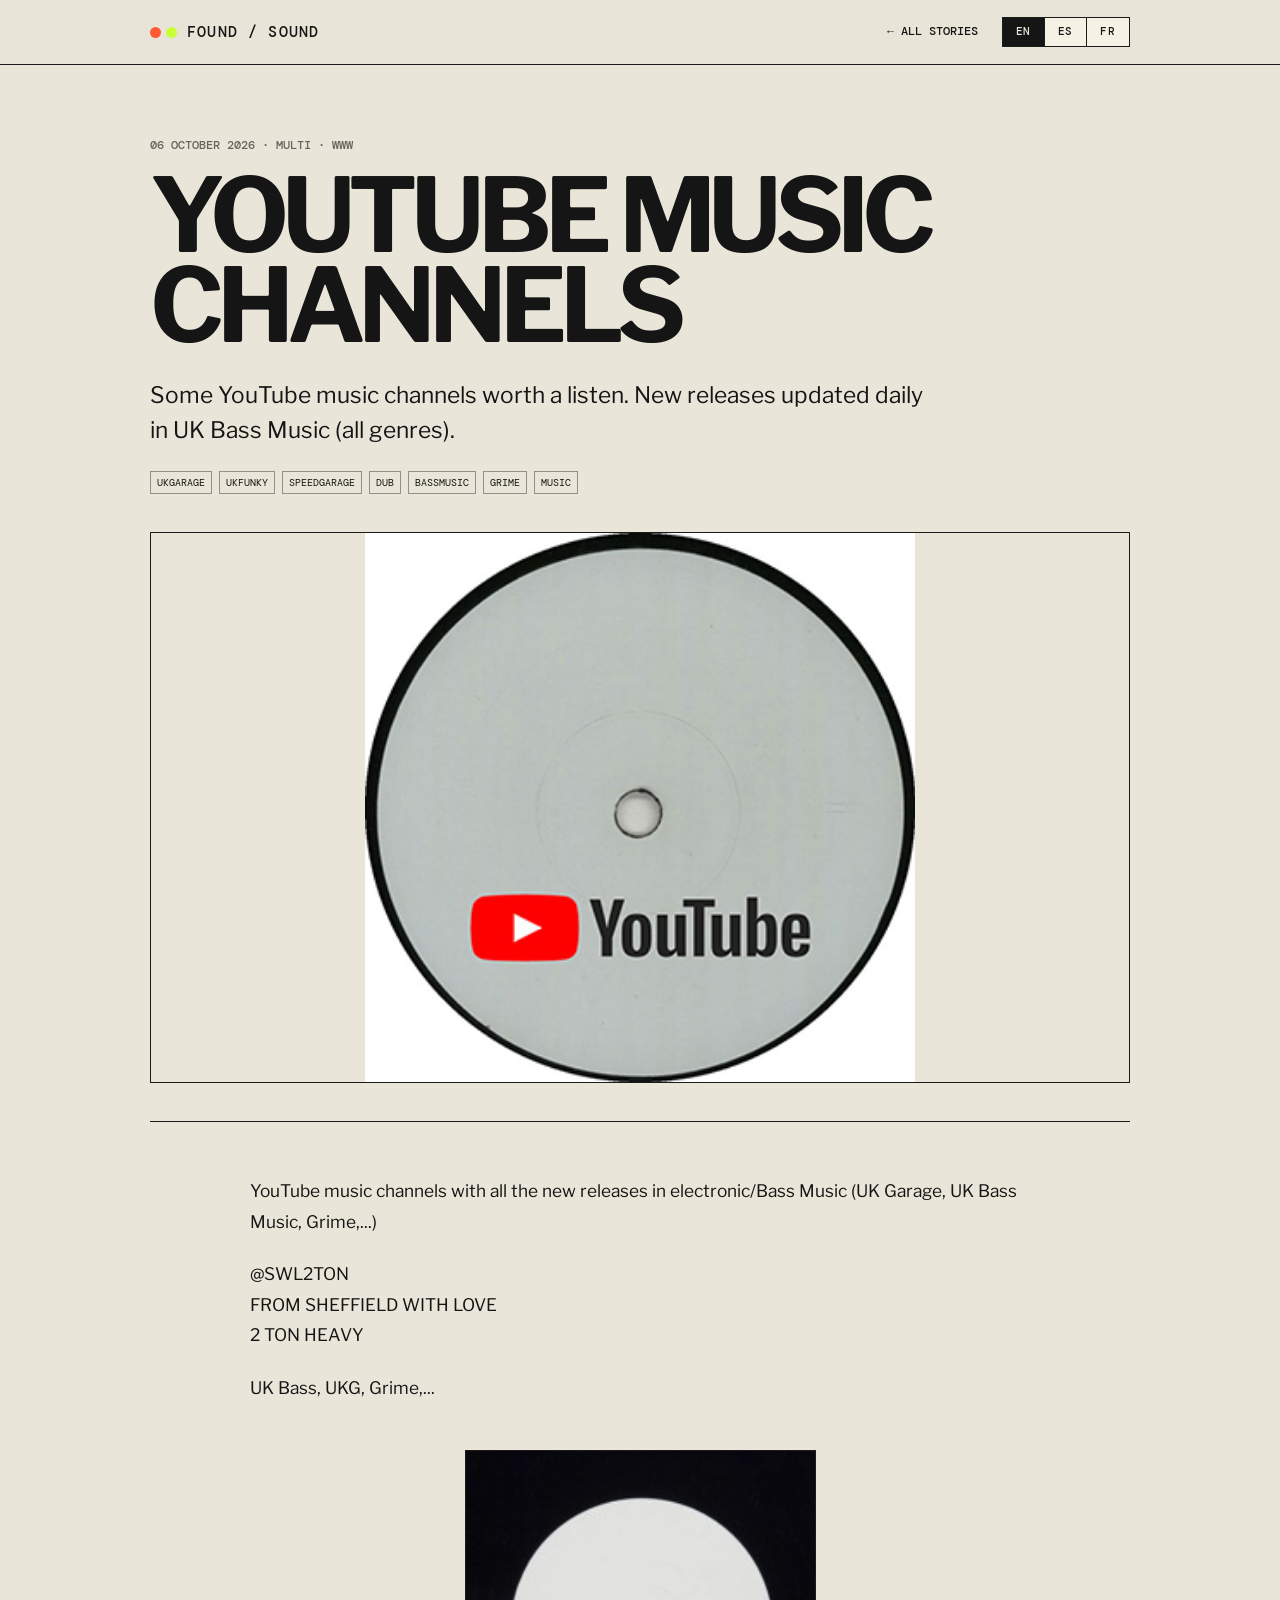
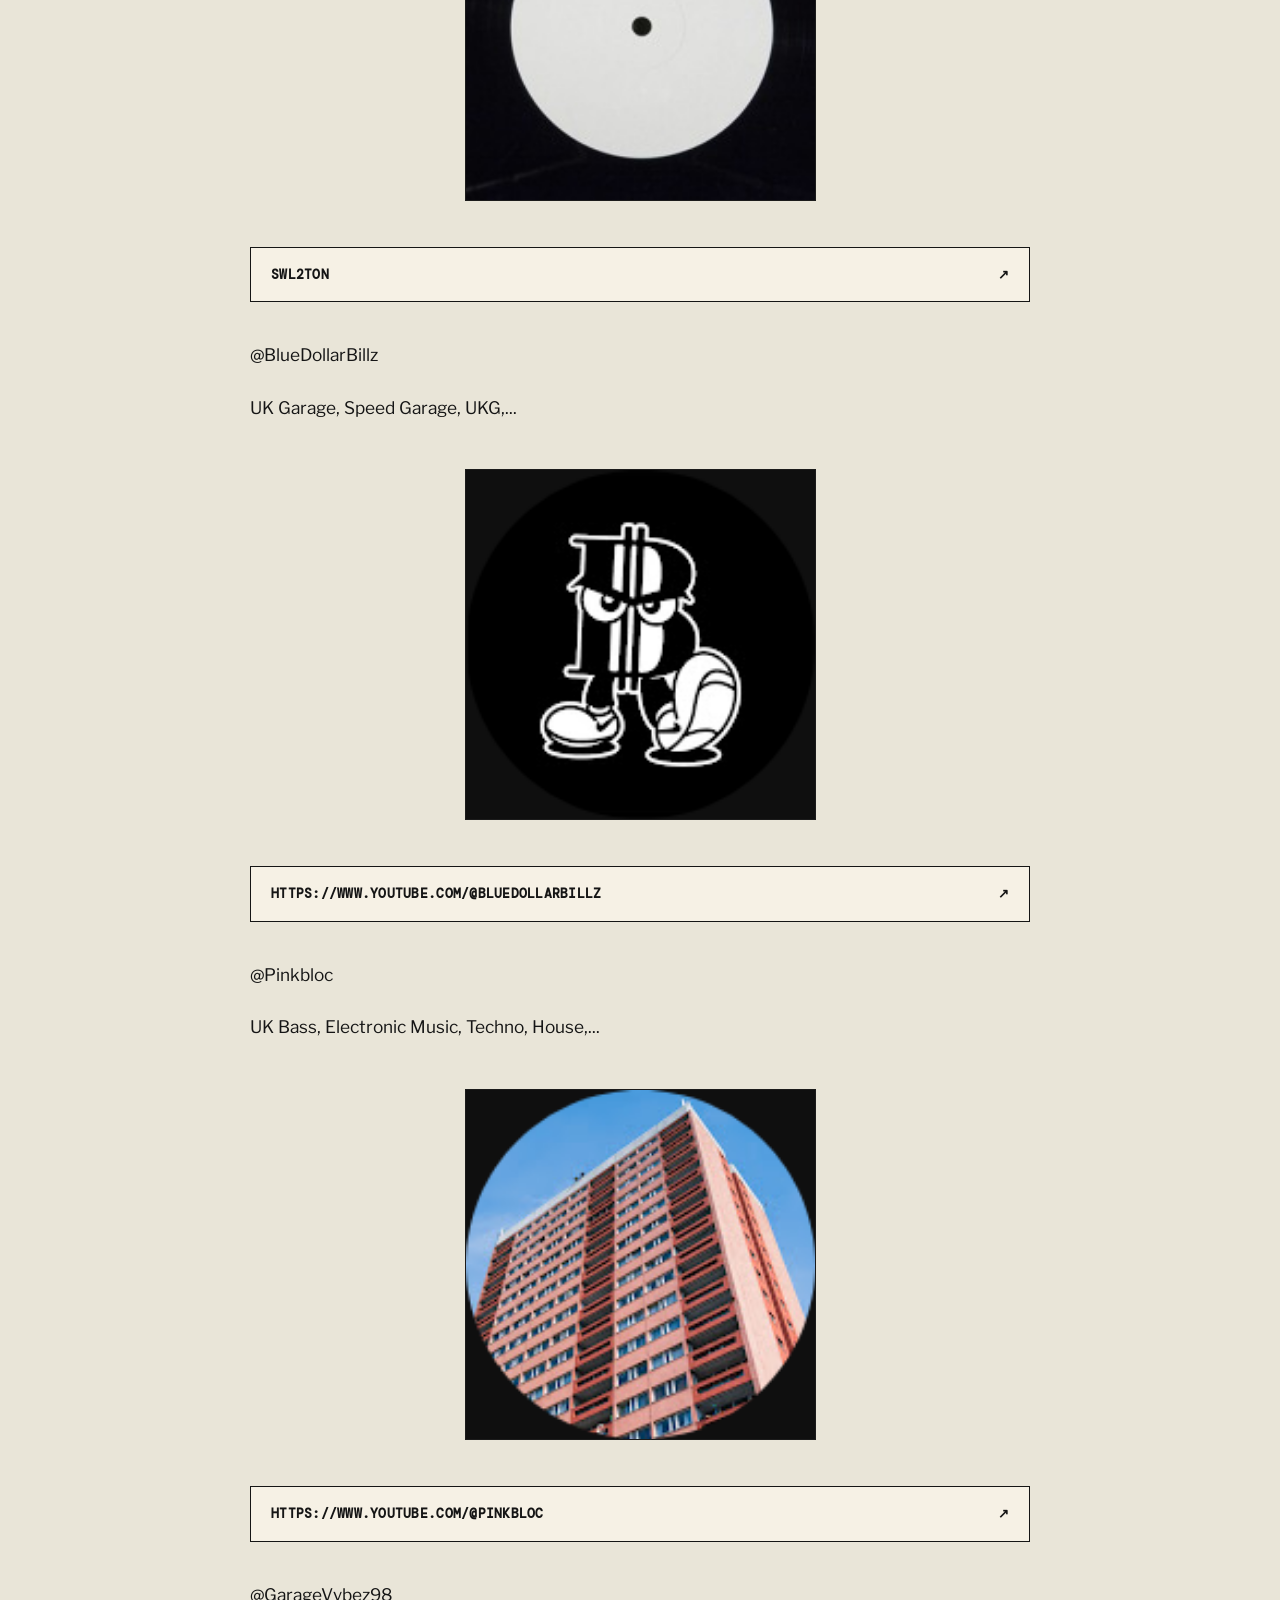
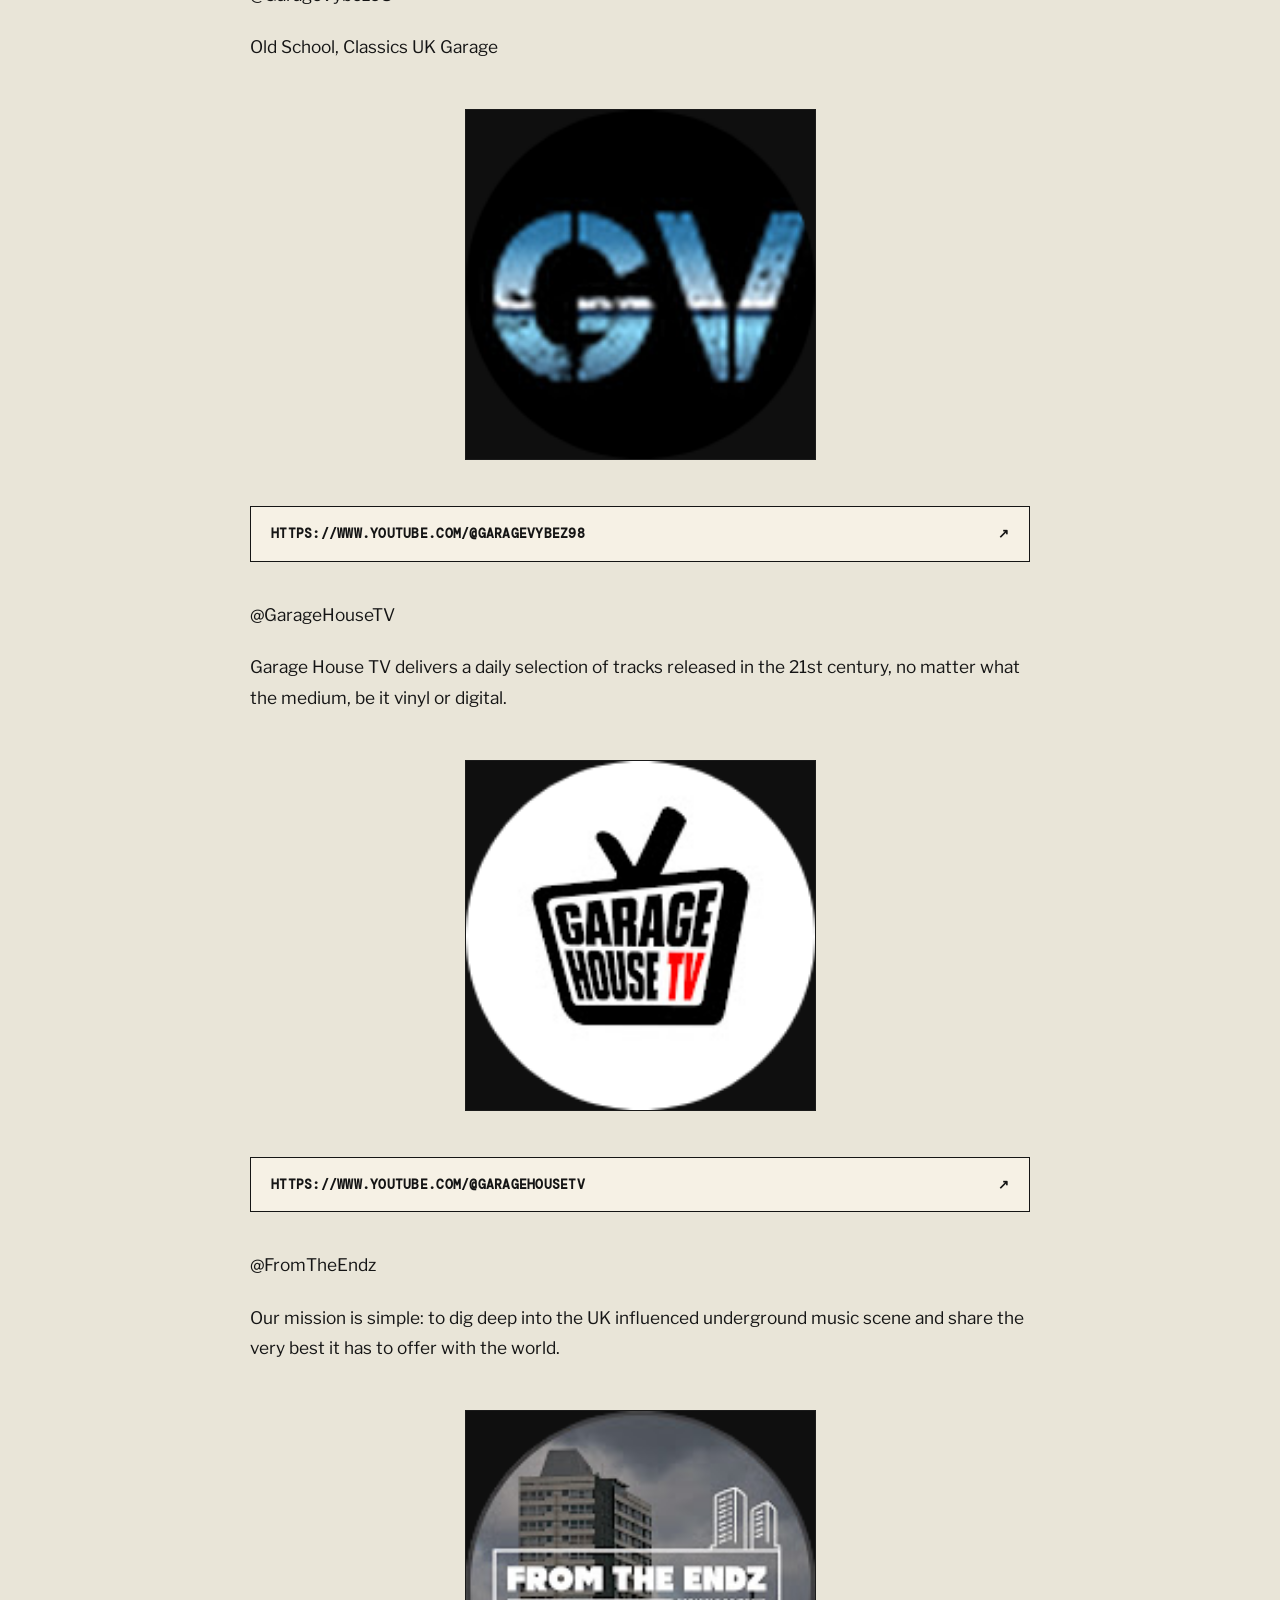
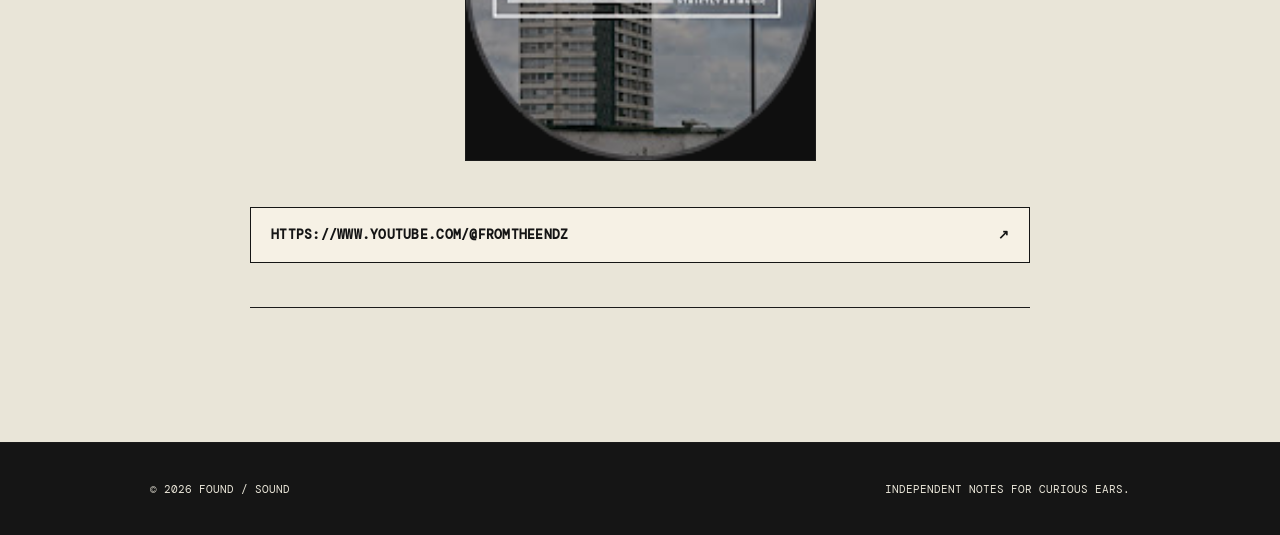
<file: 2026-10-06-youtube-music-channels.html>
<!DOCTYPE html>
<html lang="en">
<head>
  <meta charset="UTF-8" />
  <meta name="viewport" content="width=device-width, initial-scale=1.0" />
  <meta id="metaDescription" name="description" content="Some YouTube music channels worth a listen. New releases updated daily in UK Bass Music (all genres)." />

  <link rel="canonical" href="https://blog.antzone.be/2026-10-06-youtube-music-channels.html" />
  <meta property="og:type" content="article" />
  <meta property="og:site_name" content="FOUND / SOUND" />
  <meta property="og:title" content="YouTube Music Channels" />
  <meta property="og:description" content="Some YouTube music channels worth a listen. New releases updated daily in UK Bass Music (all genres)." />
  <meta property="og:url" content="https://blog.antzone.be/2026-10-06-youtube-music-channels.html" />
  <meta property="og:image" content="https://blog.antzone.be/media/YT_MUSIC.jpg" />
  <meta name="twitter:card" content="summary_large_image" />
  <meta name="twitter:title" content="YouTube Music Channels" />
  <meta name="twitter:description" content="Some YouTube music channels worth a listen. New releases updated daily in UK Bass Music (all genres)." />
  <meta name="twitter:image" content="https://blog.antzone.be/media/YT_MUSIC.jpg" />
  <meta name="theme-color" content="#151515" />
  <title>YouTube Music Channels — Found / Sound</title>
  <link rel="preconnect" href="https://fonts.googleapis.com">
  <link rel="preconnect" href="https://fonts.gstatic.com" crossorigin>
  <link href="https://fonts.googleapis.com/css2?family=DM+Mono:wght@300;400;500&family=Libre+Franklin:wght@400;600;700;800;900&display=swap" rel="stylesheet">
  <link rel="stylesheet" href="styles.css?v=20261007-social1" />
  <link rel="alternate" type="application/rss+xml" title="FOUND / SOUND RSS" href="feed.xml" />
</head>
<body>
  <header class="site-header">
    <div class="article-shell header-inner">
      <a class="brand" href="index.html"><span class="brand-dot" aria-hidden="true"></span>FOUND / SOUND</a>
      <div class="header-actions">
        <a id="backLink" class="article-back" href="index.html">← All stories</a>
        <div id="languageSwitcher" class="language-switcher" aria-label="Language">
          <button type="button" data-lang="en" aria-pressed="true">EN</button>
          <button type="button" data-lang="es" aria-pressed="false">ES</button>
          <button type="button" data-lang="fr" aria-pressed="false">FR</button>
        </div>
      </div>
    </div>
  </header>
  <main id="articleRoot" class="article-shell article-page" aria-live="polite"></main>
  <footer class="site-footer">
    <div class="article-shell footer-inner"><span>© <span id="year"></span> FOUND / SOUND</span><span id="footerText">Independent notes for curious ears.</span></div>
  </footer>
  <script src="article.js?v=20261007-social1"></script>
</body>
</html>
</file>
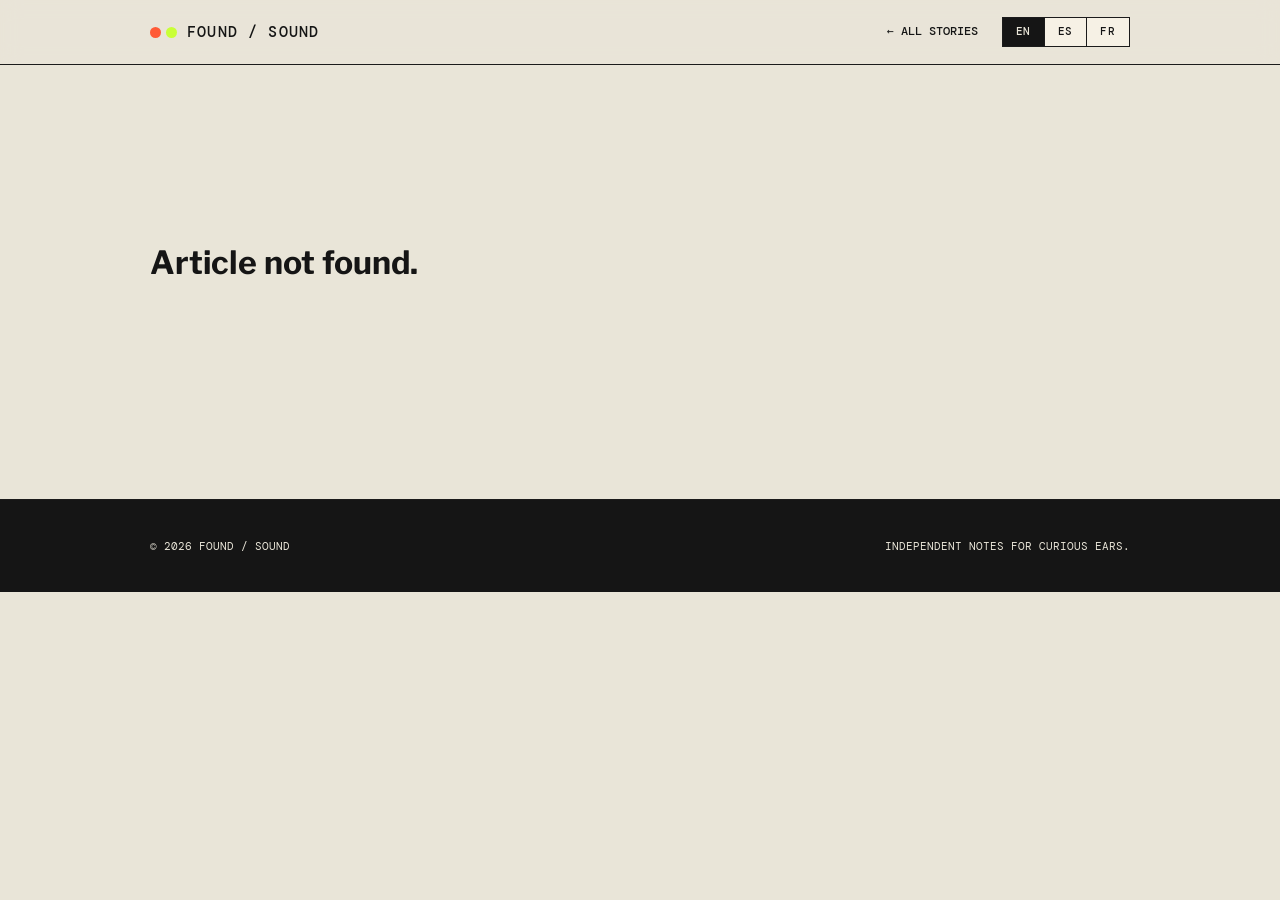
<file: article.html>
<!DOCTYPE html>
<html lang="en">
<head>
  <meta charset="UTF-8" />
  <meta name="viewport" content="width=device-width, initial-scale=1.0" />
  <meta id="metaDescription" name="description" content="Found / Sound article" />
  <meta name="theme-color" content="#151515" />
  <title>Article — Found / Sound</title>
  <link rel="preconnect" href="https://fonts.googleapis.com">
  <link rel="preconnect" href="https://fonts.gstatic.com" crossorigin>
  <link href="https://fonts.googleapis.com/css2?family=DM+Mono:wght@300;400;500&family=Libre+Franklin:wght@400;600;700;800;900&display=swap" rel="stylesheet">
  <link rel="stylesheet" href="styles.css?v=20261007-docs1" />
  <link rel="alternate" type="application/rss+xml" title="FOUND / SOUND RSS" href="feed.xml" />
</head>
<body>
  <header class="site-header">
    <div class="article-shell header-inner">
      <a class="brand" href="index.html"><span class="brand-dot" aria-hidden="true"></span>FOUND / SOUND</a>
      <div class="header-actions">
        <a id="backLink" class="article-back" href="index.html">← All stories</a>
        <div id="languageSwitcher" class="language-switcher" aria-label="Language">
          <button type="button" data-lang="en" aria-pressed="true">EN</button>
          <button type="button" data-lang="es" aria-pressed="false">ES</button>
          <button type="button" data-lang="fr" aria-pressed="false">FR</button>
        </div>
      </div>
    </div>
  </header>
  <main id="articleRoot" class="article-shell article-page" aria-live="polite"></main>
  <footer class="site-footer">
    <div class="article-shell footer-inner"><span>© <span id="year"></span> FOUND / SOUND</span><span id="footerText">Independent notes for curious ears.</span></div>
  </footer>
  <script src="article.js?v=20261007-docs1"></script>
</body>
</html>
</file>
<file: styles.css>
:root {
  --bg: #e9e5d8;
  --paper: #f6f1e5;
  --ink: #151515;
  --muted: #66645c;
  --line: #1b1b1b;
  --acid: #c9ff37;
  --orange: #ff5a36;
  --max: 1220px;
}

* { box-sizing: border-box; }
html { scroll-behavior: smooth; }
body {
  margin: 0;
  background: var(--bg);
  color: var(--ink);
  font-family: "Libre Franklin", Arial, sans-serif;
  line-height: 1.55;
}
a { color: inherit; }
button, input { border-radius: 0; }
.shell { width: min(calc(100% - 40px), var(--max)); margin-inline: auto; }

.site-header {
  position: sticky; top: 0; z-index: 20;
  background: color-mix(in srgb, var(--bg) 93%, transparent);
  backdrop-filter: blur(10px);
  border-bottom: 1px solid var(--line);
}
.header-inner, .footer-inner {
  min-height: 64px; display: flex; align-items: center; justify-content: space-between; gap: 24px;
}
.brand {
  display: inline-flex; align-items: center; gap: 10px; text-decoration: none;
  font: 500 .92rem/1 "DM Mono", monospace; letter-spacing: .08em;
}
.brand-dot { width: 11px; height: 11px; border-radius: 50%; background: var(--orange); box-shadow: 16px 0 0 var(--acid); margin-right: 16px; }
.nav { display: flex; gap: 22px; }
.nav a { text-decoration: none; font-size: .9rem; }
.nav a:hover { text-decoration: underline; }
.header-actions { display: flex; align-items: center; gap: 24px; }

.language-switcher { display: inline-flex; border: 1px solid var(--line); background: var(--paper); }
.language-switcher button {
  min-width: 42px; border: 0; border-right: 1px solid var(--line); background: transparent; color: var(--ink);
  padding: 8px 9px; cursor: pointer; font: 500 .7rem/1 "DM Mono", monospace; letter-spacing: .06em;
}
.language-switcher button:last-child { border-right: 0; }
.language-switcher button:hover, .language-switcher button.active { background: var(--ink); color: var(--bg); }
.language-switcher button:focus-visible, .tag-button:focus-visible, .action-link:focus-visible { outline: 3px solid var(--orange); outline-offset: 2px; }

.hero { padding: 90px 0 54px; }
.hero-kicker { display: flex; align-items: center; justify-content: space-between; gap: 20px; }
.eyebrow { margin: 0 0 18px; font: 500 .74rem/1.4 "DM Mono", monospace; text-transform: uppercase; letter-spacing: .12em; }
.signal { display: flex; align-items: end; gap: 4px; height: 28px; margin-bottom: 18px; }
.signal i { display: block; width: 4px; background: var(--ink); }
.signal i:nth-child(1), .signal i:nth-child(7) { height: 7px; }
.signal i:nth-child(2), .signal i:nth-child(6) { height: 15px; }
.signal i:nth-child(3), .signal i:nth-child(5) { height: 23px; }
.signal i:nth-child(4) { height: 28px; background: var(--orange); }
.hero h1 {
  max-width: 1000px; margin: 0; font-size: clamp(4rem, 10vw, 9.4rem); line-height: .82;
  letter-spacing: -.075em; text-transform: uppercase; font-weight: 900;
}
.hero h1::first-line { text-decoration: underline; text-decoration-thickness: .055em; text-underline-offset: .08em; }
.hero-copy { max-width: 760px; margin: 34px 0 0; font-size: clamp(1.05rem, 2vw, 1.35rem); }
.hero-tape {
  margin-top: 58px; border-top: 1px solid var(--line); border-bottom: 1px solid var(--line); min-height: 42px;
  display: flex; align-items: center; justify-content: space-between; gap: 20px; overflow: hidden;
  font: 500 .68rem/1 "DM Mono", monospace; letter-spacing: .09em;
}
.hero-tape span:nth-child(2) { color: var(--orange); }
.hero-tape span:nth-child(5) { background: var(--acid); padding: 8px 10px; }

.filters { display: flex; align-items: center; gap: 12px; flex-wrap: wrap; padding: 0 0 24px; border-bottom: 1px solid var(--line); }
.search-wrap { min-width: min(100%, 310px); display: flex; align-items: center; border: 1px solid var(--line); background: var(--paper); }
.search-wrap > span { padding-left: 11px; font: 500 1rem "DM Mono", monospace; }
.filters input { width: 100%; min-width: 0; border: 0; background: transparent; padding: 11px; font: 400 .82rem "DM Mono", monospace; outline: none; }
.search-wrap:focus-within { box-shadow: 0 0 0 3px var(--acid); }
.tag-filters { display: flex; flex-wrap: wrap; gap: 7px; }
.tag-button {
  border: 1px solid var(--line); background: transparent; padding: 9px 11px; cursor: pointer;
  font: 400 .72rem "DM Mono", monospace; text-transform: uppercase;
}
.tag-button:hover { background: var(--paper); }
.tag-button.active { background: var(--ink); color: var(--bg); }

.stories { padding: 0 0 100px; }
.story {
  display: grid; grid-template-columns: 155px minmax(0, 1fr) 210px; gap: 28px;
  padding: 38px 0; border-bottom: 1px solid var(--line); position: relative;
}
.story::before { content: ""; position: absolute; left: 0; top: -1px; height: 3px; width: 0; background: var(--orange); transition: width .25s ease; }
.story:hover::before { width: 80px; }
.story-meta { font: 400 .72rem/1.6 "DM Mono", monospace; color: var(--muted); text-transform: uppercase; }
.story-number { display: inline-block; margin-bottom: 14px; background: var(--ink); color: var(--acid); padding: 4px 7px; }
.story-identity { margin-top: 12px; color: var(--ink); }
.story h2 { margin: 0 0 16px; max-width: 820px; font-size: clamp(2rem, 4.6vw, 4rem); letter-spacing: -.055em; line-height: .95; }
.story-media { margin: 0 0 22px; }
.story-image-wrap { overflow: hidden; border: 1px solid var(--line); background: transparent; }
.story-image { display: block; width: 100%; max-height: 620px; object-fit: cover; aspect-ratio: 16 / 9; }
.story-video-wrap {
  position: relative; width: 100%; aspect-ratio: 16 / 9; overflow: hidden;
  border: 1px solid var(--line); background: #000;
}
.story-video-wrap iframe, .story-video-wrap video {
  position: absolute; inset: 0; width: 100%; height: 100%; border: 0; display: block;
}
.story-video-wrap video { object-fit: contain; }
.story-media-link { margin: 0 0 22px; }
.story-summary { margin: 0; max-width: 790px; font-size: 1rem; }
.story-note { margin: 19px 0 0; max-width: 760px; padding: 11px 14px; border-left: 4px solid var(--orange); background: color-mix(in srgb, var(--paper) 60%, transparent); color: var(--muted); }
.story-side { display: flex; flex-direction: column; justify-content: space-between; gap: 24px; }
.story-tags { display: flex; flex-wrap: wrap; gap: 6px; }
.story-tag { font: 400 .65rem "DM Mono", monospace; border: 1px solid #939087; padding: 4px 6px; text-transform: uppercase; }
.source-name { margin: 12px 0 0; font: 400 .72rem/1.5 "DM Mono", monospace; color: var(--muted); }
.story-links { display: flex; flex-direction: column; align-items: flex-start; gap: 7px; }
.action-link {
  display: inline-block; text-decoration: none; border-bottom: 1px solid currentColor;
  font: 500 .76rem "DM Mono", monospace; text-transform: uppercase;
}
.action-link:hover { color: var(--orange); }
.listen-link { background: var(--acid); border: 1px solid var(--ink); padding: 7px 9px; text-decoration: none; }
.listen-link:hover { background: var(--ink); color: var(--acid); }
.empty { padding: 50px 0; color: var(--muted); }

.about { display: grid; grid-template-columns: 1.05fr .95fr; gap: 70px; padding: 90px 0; border-top: 1px solid var(--line); }
.about h2 { margin: 0; max-width: 720px; font-size: clamp(2.4rem, 5vw, 5rem); line-height: .92; letter-spacing: -.06em; text-transform: uppercase; }
.about > p { margin: 35px 0 0; max-width: 570px; font-size: 1.08rem; }
.site-footer { border-top: 1px solid var(--line); background: var(--ink); color: var(--bg); }
.footer-inner { min-height: 92px; font: 400 .7rem "DM Mono", monospace; text-transform: uppercase; }

@media (max-width: 850px) {
  .hero { padding: 72px 0 45px; }
  .story { grid-template-columns: 1fr; gap: 15px; }
  .story-meta { display: grid; grid-template-columns: auto 1fr; gap: 8px 14px; align-items: center; }
  .story-number { margin: 0; grid-row: 1 / span 2; }
  .story-identity { margin: 0; }
  .story-side { flex-direction: row; align-items: end; }
  .about { grid-template-columns: 1fr; gap: 15px; }
}

@media (max-width: 650px) {
  .header-inner { min-height: 70px; gap: 12px; }
  .header-actions { gap: 10px; }
  .nav { display: none; }
  .language-switcher button { min-width: 37px; padding-inline: 7px; }
  .hero h1 { font-size: clamp(3.7rem, 18vw, 6.2rem); }
  .hero-tape { gap: 28px; justify-content: flex-start; }
  .hero-tape span:nth-child(3), .hero-tape span:nth-child(4), .hero-tape span:nth-child(6) { display: none; }
}

@media (max-width: 520px) {
  .shell { width: min(calc(100% - 24px), var(--max)); }
  .brand { font-size: .78rem; }
  .brand-dot { width: 9px; height: 9px; box-shadow: 13px 0 0 var(--acid); margin-right: 13px; }
  .signal { display: none; }
  .story-side { flex-direction: column; align-items: flex-start; }
  .story h2 { font-size: clamp(2.1rem, 11vw, 3.2rem); }
  .footer-inner { align-items: flex-start; flex-direction: column; justify-content: center; gap: 7px; }
}

.story-title-link { color: inherit; text-decoration: none; }
.story-title-link:hover { text-decoration: underline; text-decoration-thickness: .06em; text-underline-offset: .08em; }
.story-read { margin: 22px 0 0; }
.read-article-link {
  display: inline-block; border: 1px solid var(--ink); background: var(--ink); color: var(--acid);
  padding: 9px 12px; text-decoration: none; font: 500 .72rem "DM Mono", monospace; text-transform: uppercase;
}
.read-article-link:hover { background: var(--orange); color: var(--ink); }

/* Long-form article page */
.article-shell { width: min(calc(100% - 40px), 980px); margin-inline: auto; }
.article-back { text-decoration: none; font: 500 .72rem "DM Mono", monospace; text-transform: uppercase; }
.article-back:hover { text-decoration: underline; }
.article-page { padding: 72px 0 110px; }
.article-header { padding-bottom: 38px; border-bottom: 1px solid var(--line); }
.article-kicker { margin: 0 0 16px; font: 500 .72rem/1.5 "DM Mono", monospace; text-transform: uppercase; color: var(--muted); }
.article-title { margin: 0; font-size: clamp(3.1rem, 8vw, 7rem); line-height: .88; letter-spacing: -.07em; text-transform: uppercase; }
.article-deck { max-width: 780px; margin: 28px 0 0; font-size: clamp(1.12rem, 2vw, 1.42rem); line-height: 1.5; }
.article-tags { display: flex; flex-wrap: wrap; gap: 7px; margin-top: 24px; }
.article-featured { margin: 38px 0 0; }
.article-featured img { display: block; width: 100%; max-height: 680px; aspect-ratio: 16/9; object-fit: contain; background: transparent; border: 1px solid var(--line); }
.article-body { width: min(100%, 780px); margin: 54px auto 0; }
.article-text { margin: 0 0 30px; font-size: 1.08rem; line-height: 1.78; }
.article-text p { margin: 0 0 1.25em; }
.article-text p:last-child { margin-bottom: 0; }
.article-media { margin: 46px 0; }
.article-media img { display: block; width: 100%; max-height: 760px; object-fit: contain; background: transparent; border: 1px solid var(--line); }
.article-media--small { width: 45%; margin-left: auto; margin-right: auto; }
.article-media--medium { width: 70%; margin-left: auto; margin-right: auto; }
.article-media--large { width: 100%; }
.article-media--wide { width: min(980px, calc(100vw - 40px)); max-width: none; margin-left: 50%; margin-right: 0; transform: translateX(-50%); }
.article-media--small .article-caption, .article-media--medium .article-caption { text-align: center; }
.article-video-frame { position: relative; width: 100%; aspect-ratio: 16/9; background: #000; border: 1px solid var(--line); }
.article-video-frame iframe, .article-video-frame video { position: absolute; inset: 0; width: 100%; height: 100%; border: 0; }
.article-caption { margin: 9px 0 0; color: var(--muted); font: 400 .7rem/1.5 "DM Mono", monospace; }
.article-note { margin: 50px 0 0; padding: 18px 20px; border-left: 5px solid var(--orange); background: color-mix(in srgb, var(--paper) 70%, transparent); }
.article-actions { display: flex; flex-wrap: wrap; gap: 10px; margin: 44px 0 0; padding-top: 24px; border-top: 1px solid var(--line); }
.article-error { padding: 80px 0; }
.article-empty-video { padding: 24px; border: 1px solid var(--line); background: var(--paper); }
@media (max-width: 650px) {
  .article-shell { width: min(calc(100% - 24px), 980px); }
  .article-page { padding-top: 48px; }
  .article-title { font-size: clamp(3rem, 15vw, 5.2rem); }
  .article-body { margin-top: 38px; }
  .article-media { margin: 34px 0; }
  .article-media--small, .article-media--medium, .article-media--large, .article-media--wide { width: 100%; margin-left: 0; margin-right: 0; transform: none; }
}


/* Inline and dedicated article links */
.article-inline-link { color: inherit; text-decoration-thickness: 1.5px; text-underline-offset: 3px; text-decoration-color: var(--orange); }
.article-inline-link:hover { color: var(--orange); }
.article-link-block { margin: 38px 0; }
.article-link-block a { display: flex; align-items: center; justify-content: space-between; gap: 20px; padding: 18px 20px; border: 1px solid var(--ink); color: var(--ink); background: var(--paper); text-decoration: none; font: 600 .82rem/1.35 "DM Mono", monospace; text-transform: uppercase; letter-spacing: .02em; }
.article-link-block a:hover { background: var(--orange); }
.article-link-block a:focus-visible, .article-inline-link:focus-visible { outline: 3px solid var(--orange); outline-offset: 3px; }


/* Subscribe / newsletter */
.subscribe {
  display: grid;
  grid-template-columns: 1.05fr .95fr;
  gap: 70px;
  padding: 82px 0;
  border-top: 1px solid var(--line);
}
.subscribe h2 {
  margin: 0;
  max-width: 720px;
  font-size: clamp(2.6rem, 5vw, 5rem);
  line-height: .92;
  letter-spacing: -.06em;
  text-transform: uppercase;
}
.subscribe-intro > p:last-child { max-width: 620px; margin: 24px 0 0; font-size: 1.05rem; }
.subscribe-card {
  align-self: center;
  padding: 24px;
  border: 1px solid var(--line);
  background: var(--paper);
  box-shadow: 8px 8px 0 var(--ink);
}

.brevo-form-wrap { width: 100%; overflow: hidden; background: var(--paper); }
.brevo-form-frame { display: block; width: 100%; min-height: 320px; border: 0; background: var(--paper); }
.subscribe-form label {
  display: block;
  margin: 0 0 8px;
  font: 500 .7rem/1.4 "DM Mono", monospace;
  text-transform: uppercase;
  letter-spacing: .06em;
}
.subscribe-form-row { display: grid; grid-template-columns: minmax(0,1fr) auto; }
.subscribe-form input {
  min-width: 0;
  border: 1px solid var(--ink);
  border-right: 0;
  background: var(--bg);
  color: var(--ink);
  padding: 13px 14px;
  font: 400 .9rem "Libre Franklin", Arial, sans-serif;
  outline: none;
}
.subscribe-form input:focus { box-shadow: inset 0 0 0 3px var(--acid); }
.subscribe-form button {
  border: 1px solid var(--ink);
  background: var(--ink);
  color: var(--acid);
  padding: 13px 17px;
  cursor: pointer;
  font: 500 .72rem "DM Mono", monospace;
  text-transform: uppercase;
  letter-spacing: .04em;
}
.subscribe-form button:hover { background: var(--orange); color: var(--ink); }
.subscribe-unconfigured { margin: 0; padding: 13px 14px; border: 1px dashed var(--line); color: var(--muted); font: 400 .8rem/1.5 "DM Mono", monospace; text-transform: uppercase; }
.subscribe-secondary { display: flex; justify-content: space-between; align-items: center; gap: 18px; margin-top: 16px; padding-top: 14px; border-top: 1px solid #b4b0a5; }
.rss-link { font: 500 .75rem "DM Mono", monospace; text-transform: uppercase; }
.rss-link:hover { color: var(--orange); }
.subscribe-secondary span { color: var(--muted); font: 400 .66rem/1.4 "DM Mono", monospace; text-align: right; text-transform: uppercase; }
.subscribe-message { min-height: 1.2em; margin: 11px 0 0; color: var(--orange); font: 400 .72rem/1.4 "DM Mono", monospace; }
@media (max-width: 850px) { .subscribe { grid-template-columns: 1fr; gap: 26px; } }
@media (max-width: 520px) {
  .subscribe { padding: 62px 0; }
  .subscribe-card { padding: 16px; box-shadow: 5px 5px 0 var(--ink); }
  .subscribe-form-row { grid-template-columns: 1fr; gap: 8px; }
  .subscribe-form input { border-right: 1px solid var(--ink); }
  .subscribe-secondary { align-items: flex-start; flex-direction: column; }
  .subscribe-secondary span { text-align: left; }
}


/* PDF + booklet article blocks */
.article-document { margin: 48px 0; }
.article-pdf-frame { height: var(--pdf-height, 720px); border: 1px solid var(--line); background: var(--paper); }
.article-pdf-frame iframe { width: 100%; height: 100%; border: 0; display: block; }
.article-document-actions { display: flex; flex-wrap: wrap; gap: 10px; margin-top: 12px; }
.article-booklet { margin: 52px 0; }
.booklet-caption { font: 500 .8rem "DM Mono", monospace; color: var(--muted); margin: 0 0 14px; }
.booklet-page { margin: 0; }
.booklet-page img { display: block; width: 100%; max-height: 84vh; object-fit: contain; border: 1px solid var(--line); background: transparent; }
.booklet-page > a { display: block; }
.article-booklet--vertical .booklet-pages { display: grid; gap: 36px; }
.article-booklet--grid .booklet-pages { display: grid; grid-template-columns: repeat(2, minmax(0, 1fr)); gap: 18px; align-items: start; }
.article-booklet--grid .booklet-page img { max-height: none; }
.article-booklet--slideshow .booklet-page { display: none; }
.article-booklet--slideshow .booklet-page.is-active { display: block; }
.booklet-controls { display: grid; grid-template-columns: 1fr auto 1fr; align-items: center; gap: 10px; margin-top: 14px; }
.booklet-controls button { border: 1px solid var(--line); background: var(--ink); color: var(--paper); padding: 10px 12px; cursor: pointer; font: 500 .72rem "DM Mono", monospace; text-transform: uppercase; letter-spacing: .04em; }
.booklet-controls button:last-child { justify-self: end; }
.booklet-controls span { font: 500 .72rem "DM Mono", monospace; }
@media (max-width: 650px) {
  .article-pdf-frame { height: min(72vh, 620px); }
  .article-booklet--grid .booklet-pages { grid-template-columns: 1fr; }
  .booklet-controls { grid-template-columns: auto 1fr auto; }
}
</file>
